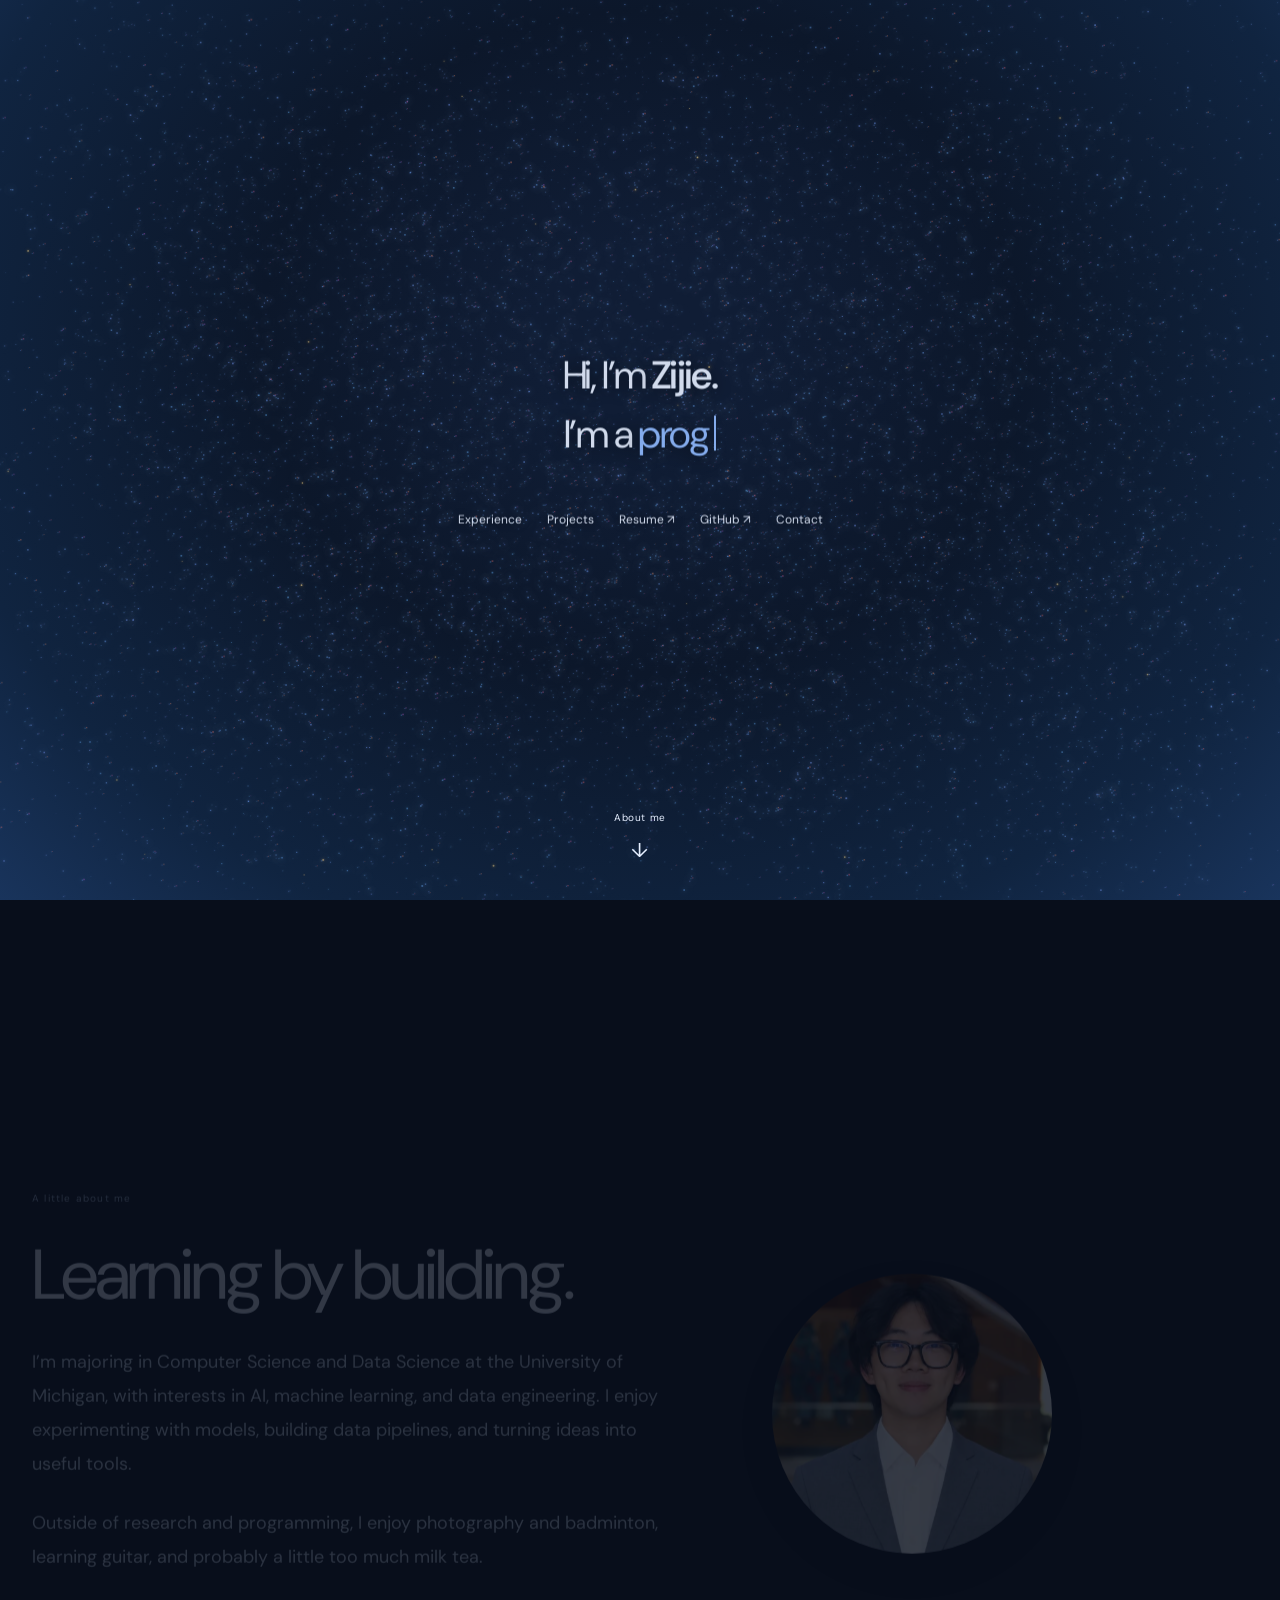
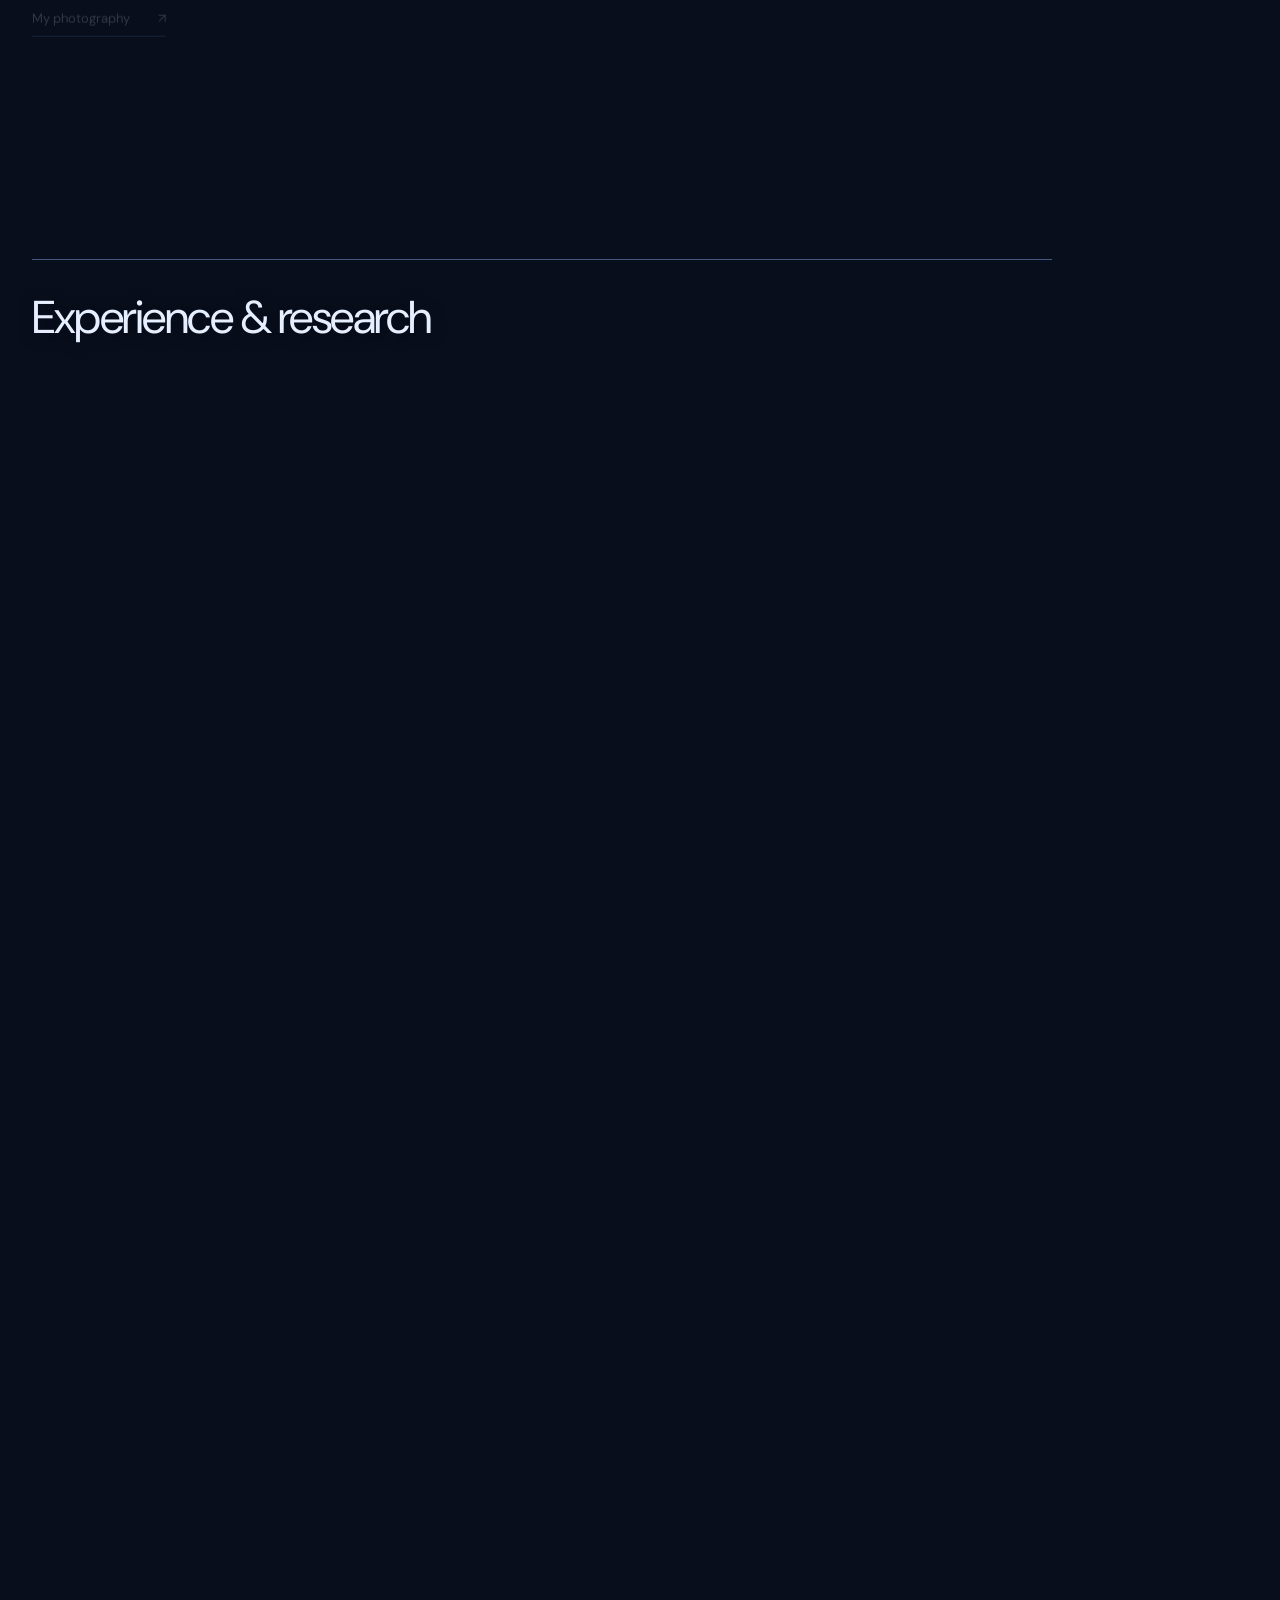
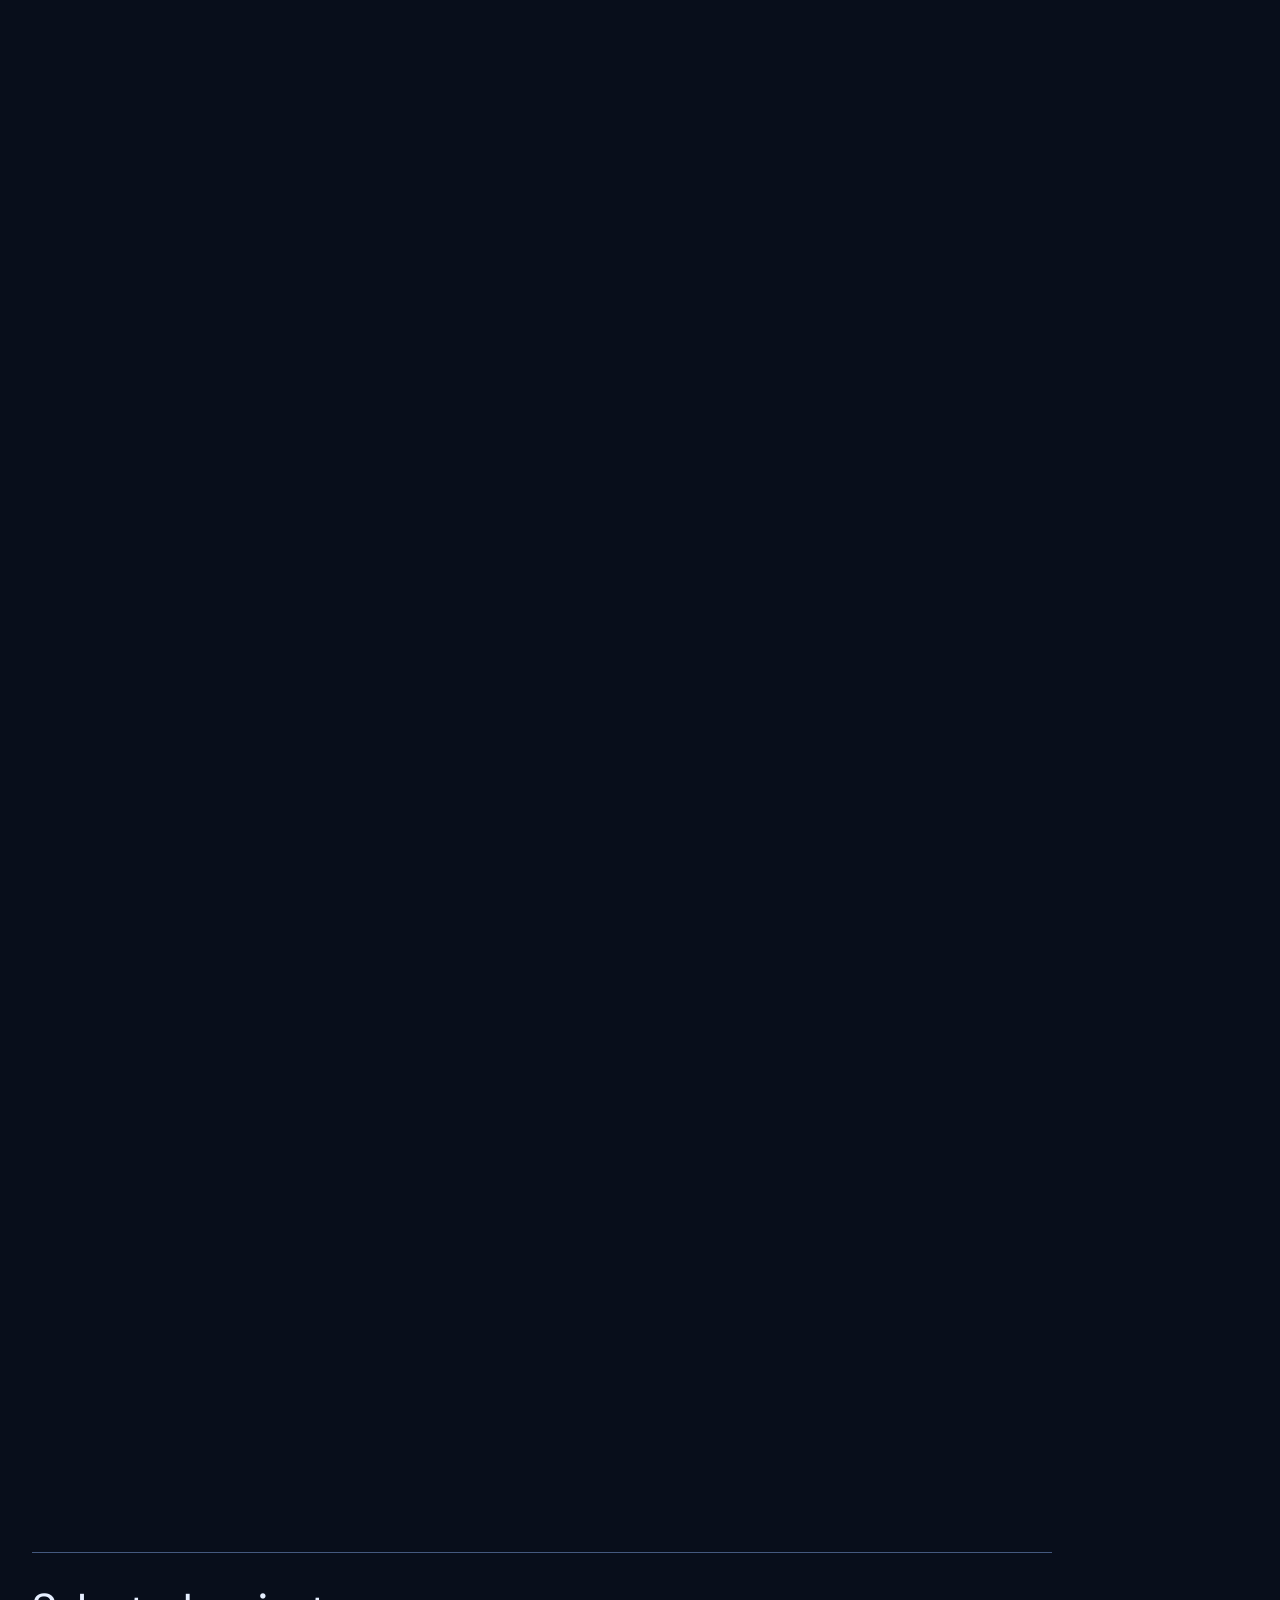
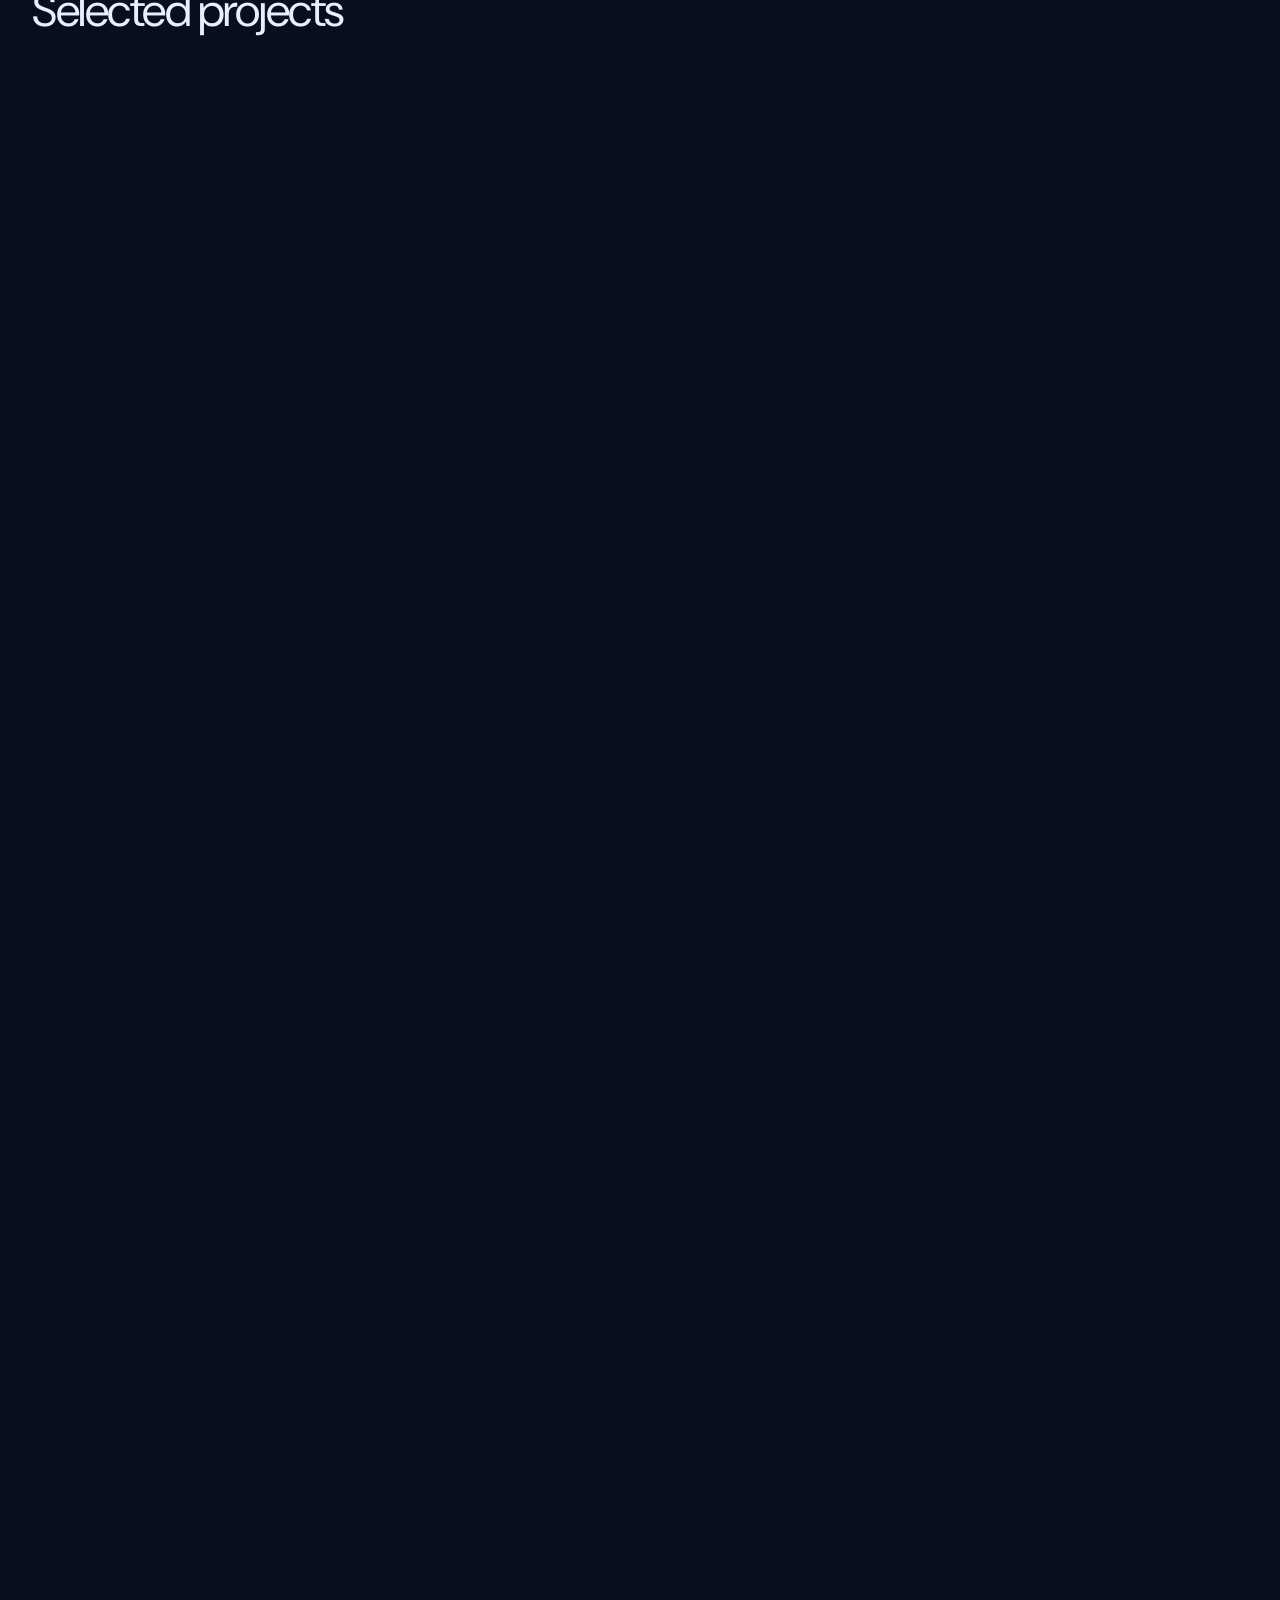
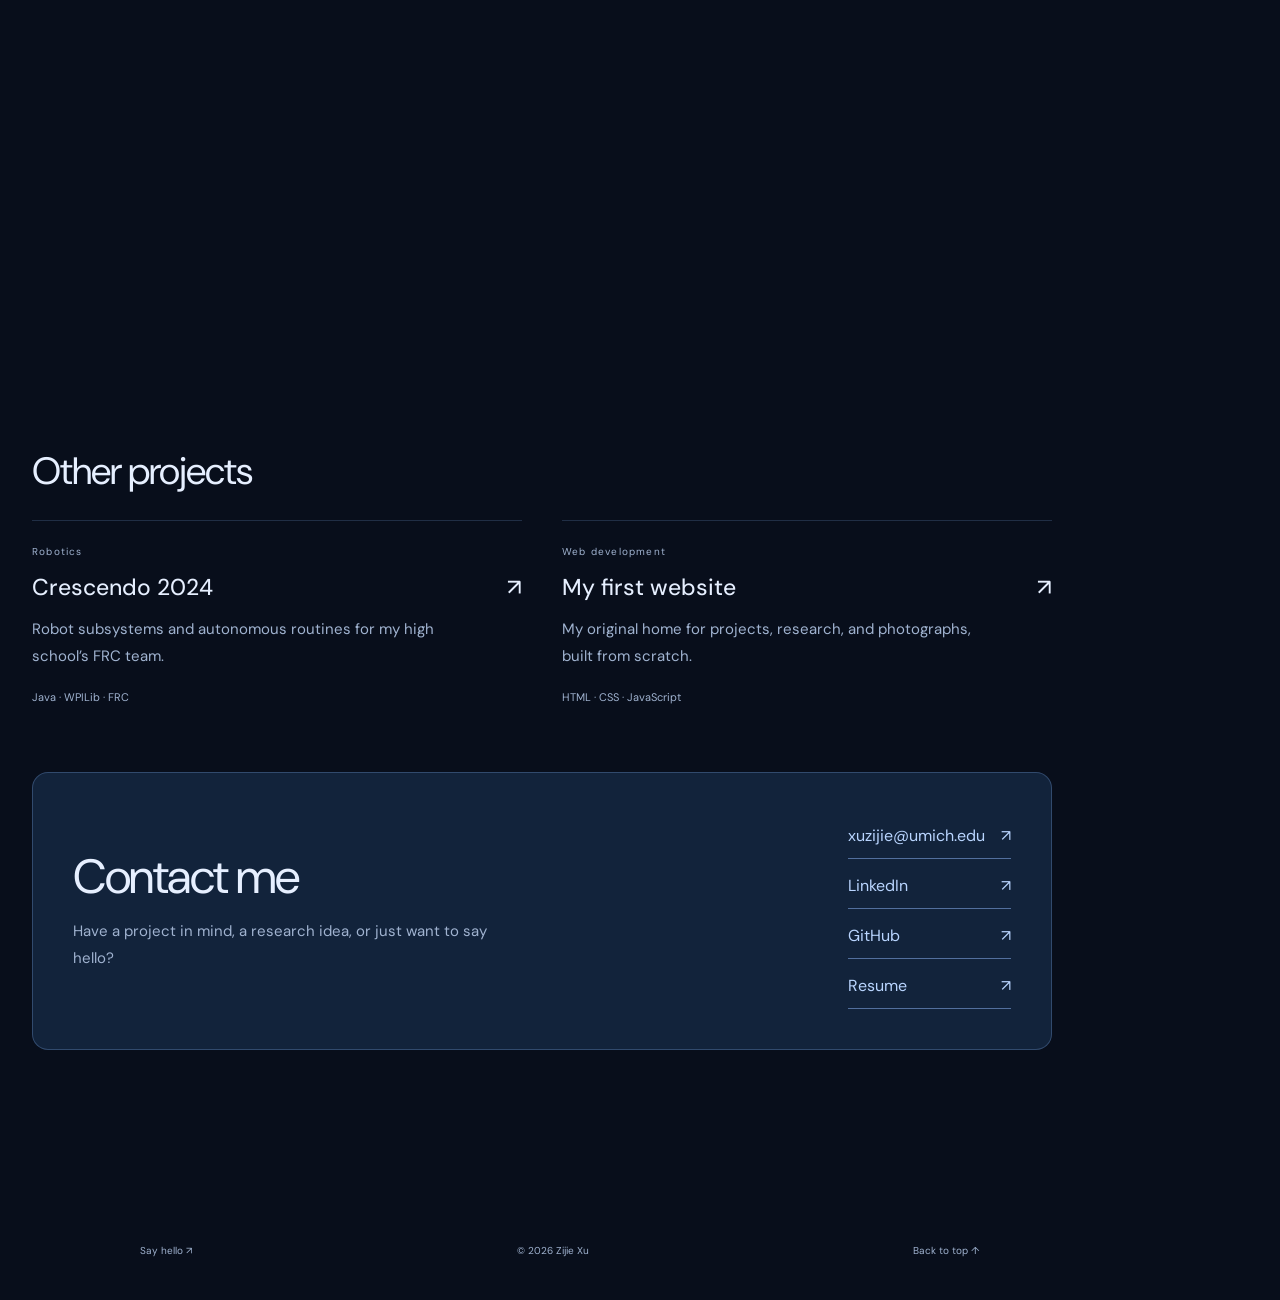
<file: index.html>
<!doctype html>
<html lang="en">
<head>
  <meta charset="utf-8">
  <meta name="viewport" content="width=device-width, initial-scale=1">
  <meta name="description" content="I'm Zijie Xu, a Computer Science and Data Science student at the University of Michigan exploring machine learning, building things, and taking photos.">
  <meta name="theme-color" content="#080e1b">
  <meta property="og:title" content="Zijie Xu">
  <meta property="og:description" content="Data science, machine learning, and a little curiosity.">
  <title>Zijie Xu</title>
  <link rel="icon" href="assets/favicon.svg" type="image/svg+xml">
  <link rel="stylesheet" href="style.css">
  <script src="script.js" defer></script>
  <script src="motion.js" defer></script>
  <script src="section-nav.js" defer></script>
<link rel="stylesheet" href="lightbox.css">
<link rel="preconnect" href="https://fonts.googleapis.com">
<link rel="preconnect" href="https://fonts.gstatic.com" crossorigin>
<link href="https://fonts.googleapis.com/css2?family=DM+Sans:wght@400;450;500;550;600&display=swap" rel="stylesheet">
</head>
<body>
  <div class="sand-background" aria-hidden="true"><canvas id="sand"></canvas></div>
  <a class="skip-link" href="#main">Skip to content</a>
  <button class="section-nav-toggle" type="button" aria-controls="section-nav" aria-expanded="false" hidden>Navigate <span aria-hidden="true">☰</span></button>
  <nav id="section-nav" class="section-nav" aria-label="Page sections">
    <a class="section-nav-link" href="#home">Home</a>
    <a class="section-nav-link" href="#about-me">About Me</a>
    <div class="section-nav-group" data-section="experience">
      <a class="section-nav-link" href="#experience">Experience</a>
      <ul class="section-nav-list">
        <li><a href="#gems-lab">GEMS Lab</a></li>
        <li><a href="#midas">MIDAS</a></li>
        <li><a href="#innovation-for-impact">Innovation for Impact</a></li>
        <li><a href="#artist-group">ARTIST Group</a></li>
        <li><a href="#computer-vision-lab">Computer Vision Lab</a></li>
      </ul>
    </div>
    <div class="section-nav-group" data-section="projects">
      <a class="section-nav-link" href="#projects">Projects</a>
      <ul class="section-nav-list">
        <li><a href="#diffusion">Diffusion image editor</a></li>
        <li><a href="#voicelink">VoiceLink</a></li>
        <li><a href="#league-analysis">League analysis</a></li>
        <li><a href="#isle-royale">Isle Royale</a></li>
        <li><a href="#other-projects">Other projects</a></li>
      </ul>
    </div>
    <a class="section-nav-link" href="#contact">Contact</a>
  </nav>
  <main id="main">
    <section id="home" class="intro" aria-labelledby="intro-title">
      <div class="intro-content">
        <h1 id="intro-title">Hi, I’m <strong>Zijie.</strong><br><span aria-hidden="true">I’m a <span class="role-word" data-role>programmer.</span><span class="typing-caret" aria-hidden="true"></span></span><span class="visually-hidden">I’m a programmer, problem solver, researcher, and data scientist.</span></h1>
        <nav class="intro-links" aria-label="My links">
          <a href="#experience">Experience</a>
          <a href="#projects">Projects</a>
          <a href="assets/resume.pdf" target="_blank" rel="noopener">Resume ↗</a>
          <a href="https://github.com/xuz24" target="_blank" rel="noopener">GitHub ↗</a>
          <a href="#contact">Contact</a>
        </nav>
      </div>
      <a class="scroll-cue" href="#about-me" aria-label="Scroll to About me"><span>About me</span><span aria-hidden="true">↓</span></a>
    </section>
    <section id="about-me" class="bio-section" aria-labelledby="bio-title">
      <div class="bio-content">
        <p class="project-index">A little about me</p>
        <h2 id="bio-title">Learning by building.</h2>
        <p>I’m majoring in Computer Science and Data Science at the University of Michigan, with interests in AI, machine learning, and data engineering. I enjoy experimenting with models, building data pipelines, and turning ideas into useful tools.</p>
        <p>Outside of research and programming, I enjoy photography and badminton, learning guitar, and probably a little too much milk tea.</p>
        <a class="project-link" href="gallery.html">My photography <span aria-hidden="true">↗</span></a>
      </div>
      <img class="bio-photo" src="assets/previews/profile-220.webp" width="1145" height="1374" alt="Portrait of Zijie Xu" loading="lazy" decoding="async" srcset="assets/previews/profile-220.webp 220w, assets/previews/profile-440.webp 440w" sizes="(min-width: 1000px) 280px, 220px" data-full-src="assets/profile.webp">
    </section>
    <section id="work" aria-label="Experience and projects">
      <section id="experience" class="work-experience" aria-labelledby="experience-title">
        <article id="gems-lab" class="experience-entry experience-with-image experience-entry-first">
          <header class="section-heading">
            <!-- <p class="project-index">Experience</p> -->
            <h2 id="experience-title">Experience &amp; research</h2>
          </header>
          <div class="experience-content">
            <p class="project-index">01 / 05 <span>Experience</span></p>
            <h3>GEMS Lab</h3>
            <p class="experience-role">Research Intern</p>
          <div class="experience-meta">
            <p><time datetime="2026-03">March 2026</time> — Present</p>
            <p>Ann Arbor, MI</p>
          </div>
            <ul>
              <li>Reimplemented MD-Syn in PyTorch without published code to reproduce baseline results for drug–drug synergy prediction, achieving <strong>0.91 AUROC</strong> on DrugCombDB.</li>
              <li>Conducted ablation studies across 1D and 2D feature extraction modules, finding that 1D features accounted for approximately <strong>99% of AUROC performance</strong>, while adding 2D features improved recall by <strong>2.4 points</strong>.</li>
              <li>Implemented Tucker decomposition to generate drug–protein graph embeddings, improving AUROC by <strong>0.02–0.07</strong> over the identity-only baseline on in- and out-of-distribution drug splits.</li>
            </ul>
          </div>
          <a class="experience-visual" href="assets/graph_overview.png" target="_blank" rel="noopener" aria-label="View full-size image: DrugComb drug–protein graph and connection statistics">
            <img src="assets/previews/graph_overview-480.webp" width="3060" height="1800" alt="DrugComb drug–protein graph and connection statistics" loading="lazy" decoding="async" srcset="assets/previews/graph_overview-480.webp 480w, assets/previews/graph_overview-960.webp 960w" sizes="(max-width: 999px) min(560px, calc(100vw - 56px)), (max-width: 1199px) 45vw, 480px" data-full-src="assets/graph_overview.png">
          </a>
        </article>

        <article id="midas" class="experience-entry experience-with-image">
          <div class="experience-content">
            <p class="project-index">02 / 05 <span>Experience</span></p>
            <h3>Michigan Institute for Data and AI in Society</h3>
            <p class="experience-role">Software Developer</p>
          <div class="experience-meta">
            <p><time datetime="2026-08">Aug. 2026</time> — Present</p>
            <p>Ann Arbor, MI</p>
          </div>
            <ul>
              <li>Updated a federal grant tracker used by <strong>675+ affiliate faculty members</strong>, adding <strong>1,100+ opportunities</strong> and improving pipelines that process data from Grants.gov, SAM.gov, and the Federal Register.</li>
            </ul>
          </div>
          <a class="experience-visual" href="assets/grant_tracker.png" target="_blank" rel="noopener" aria-label="View full-size image: MIDAS AI and Data Science Funding Digest grant tracker">
            <img src="assets/previews/grant_tracker-480.webp" width="1666" height="1576" alt="MIDAS AI and Data Science Funding Digest grant tracker" loading="lazy" decoding="async" srcset="assets/previews/grant_tracker-480.webp 480w, assets/previews/grant_tracker-960.webp 960w" sizes="(max-width: 999px) min(560px, calc(100vw - 56px)), (max-width: 1199px) 45vw, 480px" data-full-src="assets/grant_tracker.png">
          </a>
        </article>

        <article id="innovation-for-impact" class="experience-entry experience-with-image">
          <div class="experience-content">
            <p class="project-index">03 / 05 <span>Experience</span></p>
            <h3>Innovation for Impact</h3>
            <p class="experience-role">Software Developer</p>
          <div class="experience-meta">
            <p><time datetime="2026-01">Jan. 2026</time> — Present</p>
            <p>Ann Arbor, MI</p>
          </div>
            <ul>
              <li>Built a chemotherapy dose scheduling web app for Michigan Medicine using <strong>Flask and a SQLite + JSON database</strong>, collaborating with a cross-functional team to replace pen-and-paper workflows and improve efficiency.</li>
            </ul>
          </div>
          <a class="experience-visual" href="assets/mich_med.png" target="_blank" rel="noopener" aria-label="View full-size image: Michigan Medicine chemotherapy dose scheduling application">
            <img src="assets/previews/mich_med-480.webp" width="1884" height="1414" alt="Michigan Medicine chemotherapy dose scheduling application" loading="lazy" decoding="async" srcset="assets/previews/mich_med-480.webp 480w, assets/previews/mich_med-960.webp 960w" sizes="(max-width: 999px) min(560px, calc(100vw - 56px)), (max-width: 1199px) 45vw, 480px" data-full-src="assets/mich_med.png">
          </a>
        </article>

        <article id="artist-group" class="experience-entry experience-with-image">
          <div class="experience-content">
            <p class="project-index">04 / 05 <span>Experience</span></p>
            <h3>ARTIST Group</h3>
            <p class="experience-role">Research Assistant</p>
          <div class="experience-meta">
            <p><time datetime="2025-05">May 2025</time> — <time datetime="2025-12">Dec. 2025</time></p>
            <p>Ann Arbor, MI</p>
          </div>
            <ul>
              <li>Reduced manual data processing time by <strong>70%</strong> with a Python pipeline that automated cement plant-to-city transport distance calculations using the OpenRouteService API.</li>
              <li>Optimized routes to cut transportation carbon emissions by <strong>16%</strong>, implementing a minimum-cost flow algorithm to model cement distribution.</li>
            </ul>
          </div>
          <a class="experience-visual" href="assets/cement_flow.png" target="_blank" rel="noopener" aria-label="View full-size image: Cement distribution dashboard showing shipment routes and flow volumes">
            <img src="assets/previews/cement_flow-480.webp" width="2334" height="1552" alt="Cement distribution dashboard showing shipment routes and flow volumes" loading="lazy" decoding="async" srcset="assets/previews/cement_flow-480.webp 480w, assets/previews/cement_flow-960.webp 960w" sizes="(max-width: 999px) min(560px, calc(100vw - 56px)), (max-width: 1199px) 45vw, 480px" data-full-src="assets/cement_flow.png">
          </a>
        </article>

        <article id="computer-vision-lab" class="experience-entry experience-with-image">
          <div class="experience-content">
            <p class="project-index">05 / 05 <span>Experience</span></p>
            <h3>Computer Vision Lab</h3>
            <p class="experience-role">Research Intern</p>
          <div class="experience-meta">
            <p><time datetime="2025-05">May 2025</time> — <time datetime="2025-08">Aug. 2025</time></p>
            <p>East Lansing, MI</p>
          </div>
            <ul>
              <li>Built a PyTorch evaluation framework using MaskDINO to compare object-masked and full-image depth estimation metrics, revealing model bias toward foreground objects over global scene geometry.</li>
              <li>Evaluated Metric3D and UniDepth across distance ranges on KITTI and DDAD benchmarks using NumPy and OpenCV, finding a <strong>15–20% accuracy drop beyond 30 meters</strong>.</li>
            </ul>
          </div>
          <a class="experience-visual" href="assets/metric3d.png" target="_blank" rel="noopener" aria-label="View full-size image: Metric3D examples showing source images, depth estimates, and surface normals">
            <img src="assets/previews/metric3d-480.webp" width="1842" height="778" alt="Metric3D examples showing source images, depth estimates, and surface normals" loading="lazy" decoding="async" srcset="assets/previews/metric3d-480.webp 480w, assets/previews/metric3d-960.webp 960w" sizes="(max-width: 999px) min(560px, calc(100vw - 56px)), (max-width: 1199px) 45vw, 480px" data-full-src="assets/metric3d.png">
          </a>
        </article>
      </section>
      <section id="projects" class="projects" aria-labelledby="projects-title">
      <article id="diffusion" class="project-section project-with-image project-section-first">
        <header class="section-heading">
          <!-- <p class="project-index">Projects</p> -->
          <h2 id="projects-title">Selected projects</h2>
        </header>
        <div class="project-content">
          <p class="project-index">01 / 04 <span>Generative AI</span></p>
          <h2>Instruction-Tuned Diffusion Model for Image Editing</h2>
          <p class="project-description">Fine-tuned Stable Diffusion with LoRA for text-conditioned image edits, using classifier-free guidance on both text and source images to control edit strength and prompt adherence.</p>
          <p class="project-description project-result">Trained on the Great Lakes HPC cluster for <strong>50+ hours</strong> on <strong>250k+ instruction–image pairs</strong>.</p>
          <p class="project-stack">Python · PyTorch · Stable Diffusion</p>
          <a class="project-link" href="https://github.com/xuz24/nl_image_editor" target="_blank" rel="noopener">View project on GitHub <span aria-hidden="true">↗</span></a>
        </div>
        <a class="project-visual" href="assets/diffusion.png" target="_blank" rel="noopener" aria-label="View full-size image: Diffusion image editor showing a city photograph transformed into a Van Gogh-style painting">
          <img src="assets/previews/diffusion-480.webp" width="2904" height="1522" alt="Diffusion image editor showing a city photograph transformed into a Van Gogh-style painting" loading="lazy" decoding="async" srcset="assets/previews/diffusion-480.webp 480w, assets/previews/diffusion-960.webp 960w" sizes="(max-width: 999px) min(560px, calc(100vw - 56px)), (max-width: 1199px) 45vw, 480px" data-full-src="assets/diffusion.png">
        </a>
      </article>
      <article id="voicelink" class="project-section project-with-image">
        <div class="project-content">
          <p class="project-index">02 / 04 <span>Accessibility</span></p>
          <h2>VoiceLink</h2>
          <p class="project-description">VoiceLink turns facial and head movements into real-time web controls, creating a hands-free experience for people with motor impairments.</p>
          <p class="project-stack">MediaPipe · React · Python</p>
          <a class="project-link" href="https://devpost.com/software/voicelink-3o41in" target="_blank" rel="noopener">VoiceLink <span aria-hidden="true">↗</span></a>
        </div>
        <a class="project-visual" href="assets/voicelink.png" target="_blank" rel="noopener" aria-label="View full-size image: VoiceLink gesture-controlled communication interface">
          <img src="assets/previews/voicelink-480.webp" width="3016" height="1718" alt="VoiceLink interface with a camera view, suggested responses, and a gesture-controlled keyboard" loading="lazy" decoding="async" srcset="assets/previews/voicelink-480.webp 480w, assets/previews/voicelink-960.webp 960w" sizes="(max-width: 999px) min(560px, calc(100vw - 56px)), (max-width: 1199px) 45vw, 480px" data-full-src="assets/voicelink.png">
        </a>
      </article>
      <article id="league-analysis" class="project-section project-with-image">
        <div class="project-content">
          <p class="project-index">03 / 04 <span>Machine learning</span></p>
          <h2>FF at 15?</h2>
          <p class="project-description">Analyzing early-game metrics from 10,000+ professional League of Legends matches to predict the outcome, with 74% classification accuracy.</p>
          <p class="project-stack">Python · pandas · scikit-learn</p>
          <a class="project-link" href="https://github.com/xuz24/league-of-legends-analysis" target="_blank" rel="noopener">League of Legends Analysis <span aria-hidden="true">↗</span></a>
        </div>
        <a class="project-visual" href="assets/league_analysis.png" target="_blank" rel="noopener" aria-label="View full-size image: League of Legends prediction model results and training and testing score comparison">
          <img src="assets/previews/league_analysis-480.webp" width="1600" height="1578" alt="League of Legends prediction model results and training and testing score comparison" loading="lazy" decoding="async" srcset="assets/previews/league_analysis-480.webp 480w, assets/previews/league_analysis-960.webp 960w" sizes="(max-width: 999px) min(560px, calc(100vw - 56px)), (max-width: 1199px) 45vw, 480px" data-full-src="assets/league_analysis.png">
        </a>
      </article>
      <article id="isle-royale" class="project-section project-with-image">
        <div class="project-content">
          <p class="project-index">04 / 04 <span>Data analysis</span></p>
          <h2>Isle Royale population analysis</h2>
          <p class="project-description">Exploring the balance between wolves and moose on Isle Royale through population data, regression modeling, and hypothesis testing.</p>
          <p class="project-stack">pandas · NumPy · Matplotlib · seaborn</p>
          <a class="project-link" href="https://github.com/xuz24/isle-royale-wolf-moose" target="_blank" rel="noopener">Isle Royale Population Analysis <span aria-hidden="true">↗</span></a>
        </div>
        <a class="project-visual" href="assets/isle_royale.png" target="_blank" rel="noopener" aria-label="View full-size image: Isle Royale exploratory analysis showing the distribution of moose ages at death">
          <img src="assets/previews/isle_royale-480.webp" width="1186" height="1350" alt="Isle Royale exploratory analysis showing the distribution of moose ages at death" loading="lazy" decoding="async" srcset="assets/previews/isle_royale-480.webp 480w, assets/previews/isle_royale-960.webp 960w" sizes="(max-width: 999px) min(560px, calc(100vw - 56px)), (max-width: 1199px) 45vw, 480px" data-full-src="assets/isle_royale.png">
        </a>
      </article>
      </section>
    </section>
    <section class="closing-section" aria-label="Other projects and contact">
      <section id="other-projects" class="other-projects" aria-labelledby="other-projects-title">
        <h2 id="other-projects-title">Other projects</h2>
        <div class="other-projects-grid">
          <article class="other-project">
            <p class="project-index">Robotics</p>
            <h3><a href="https://github.com/1504/Crescendo2024" target="_blank" rel="noopener">Crescendo 2024 <span aria-hidden="true">↗</span></a></h3>
            <p>Robot subsystems and autonomous routines for my high school’s FRC team.</p>
            <p class="project-stack">Java · WPILib · FRC</p>
          </article>
          <article class="other-project">
            <p class="project-index">Web development</p>
            <h3><a href="https://github.com/xuz24/website" target="_blank" rel="noopener">My first website <span aria-hidden="true">↗</span></a></h3>
            <p>My original home for projects, research, and photographs, built from scratch.</p>
            <p class="project-stack">HTML · CSS · JavaScript</p>
          </article>
        </div>
      </section>
      <section id="contact" class="contact-card" aria-labelledby="contact-title">
        <div>
          <h2 id="contact-title">Contact me</h2>
          <p>Have a project in mind, a research idea, or just want to say hello?</p>
        </div>
        <div class="contact-links">
          <a class="contact-link" href="mailto:xuzijie@umich.edu">xuzijie@umich.edu <span aria-hidden="true">↗</span></a>
          <a class="contact-link" href="https://www.linkedin.com/in/zijie-xu/" target="_blank" rel="noopener">LinkedIn <span aria-hidden="true">↗</span></a>
          <a class="contact-link" href="https://github.com/xuz24" target="_blank" rel="noopener">GitHub <span aria-hidden="true">↗</span></a>
          <a class="contact-link" href="assets/resume.pdf" target="_blank" rel="noopener">Resume <span aria-hidden="true">↗</span></a>
        </div>
      </section>
    </section>
  </main>
<dialog id="lightbox" class="lightbox" aria-label="Photograph viewer" aria-describedby="lightbox-caption">
<button type="button" class="lightbox-close" aria-label="Close photograph" autofocus>×</button>
<img alt="">
<div class="lightbox-bar">
<button type="button" data-prev aria-label="Previous photograph">←</button>
<p id="lightbox-caption" aria-live="polite">
</p>
<button type="button" data-next aria-label="Next photograph">→</button>
</div>
</dialog>
  <footer><a href="mailto:xuzijie@umich.edu">Say hello ↗</a><span>© <span data-year>2026</span> Zijie Xu</span><a href="#home">Back to top ↑</a></footer>
</body>
</html>
</file>
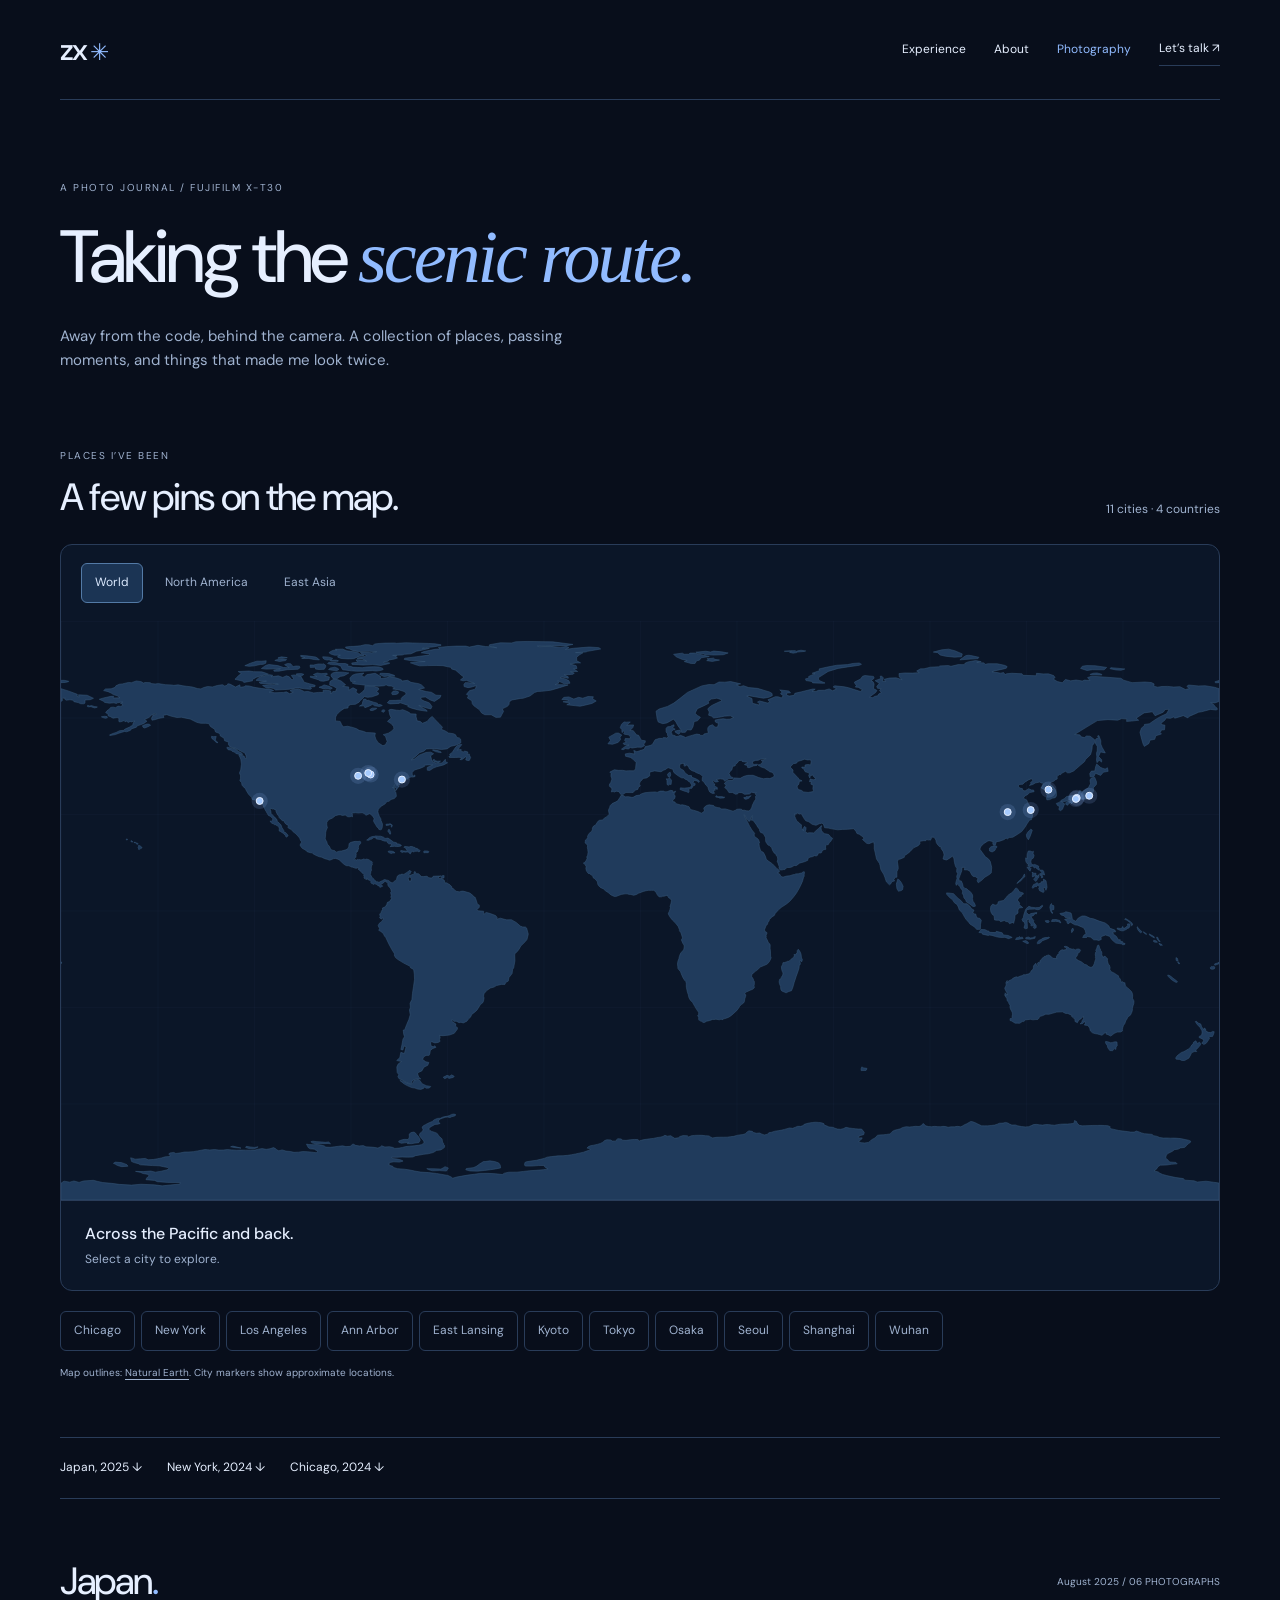
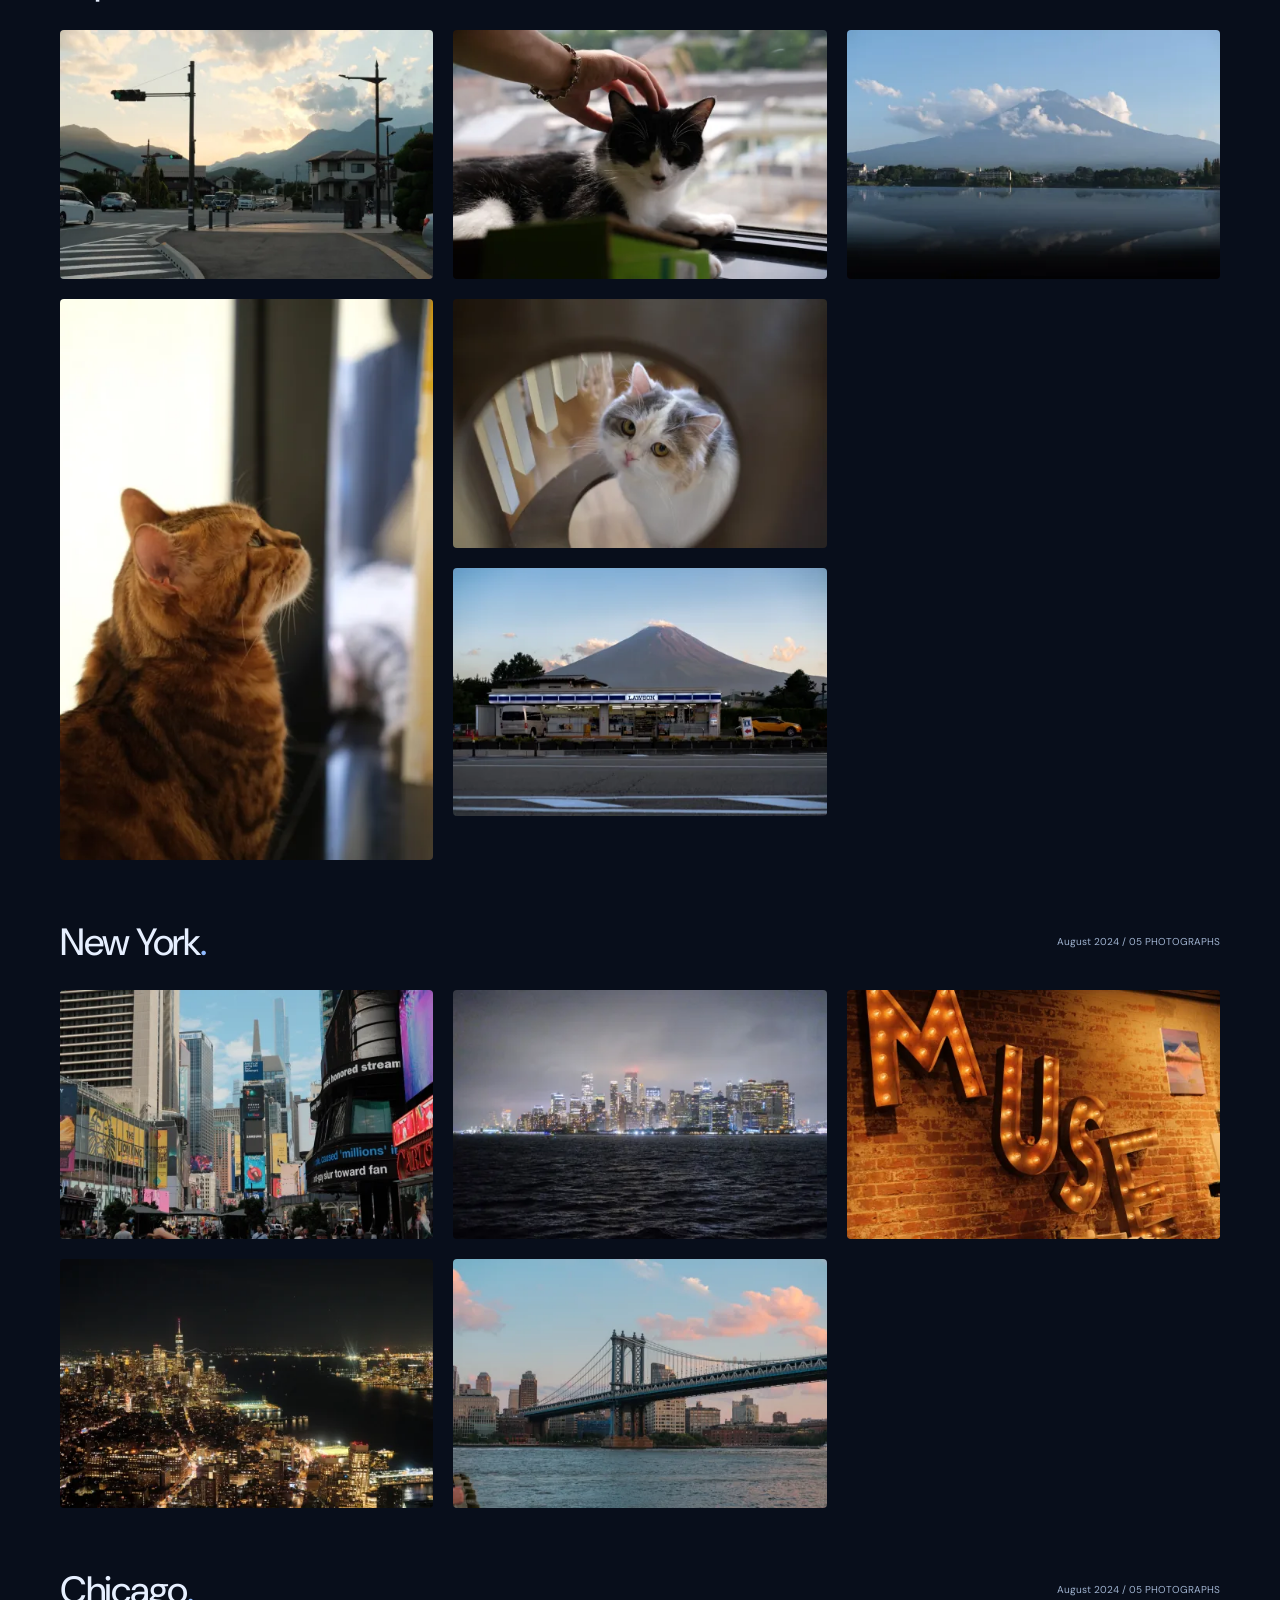
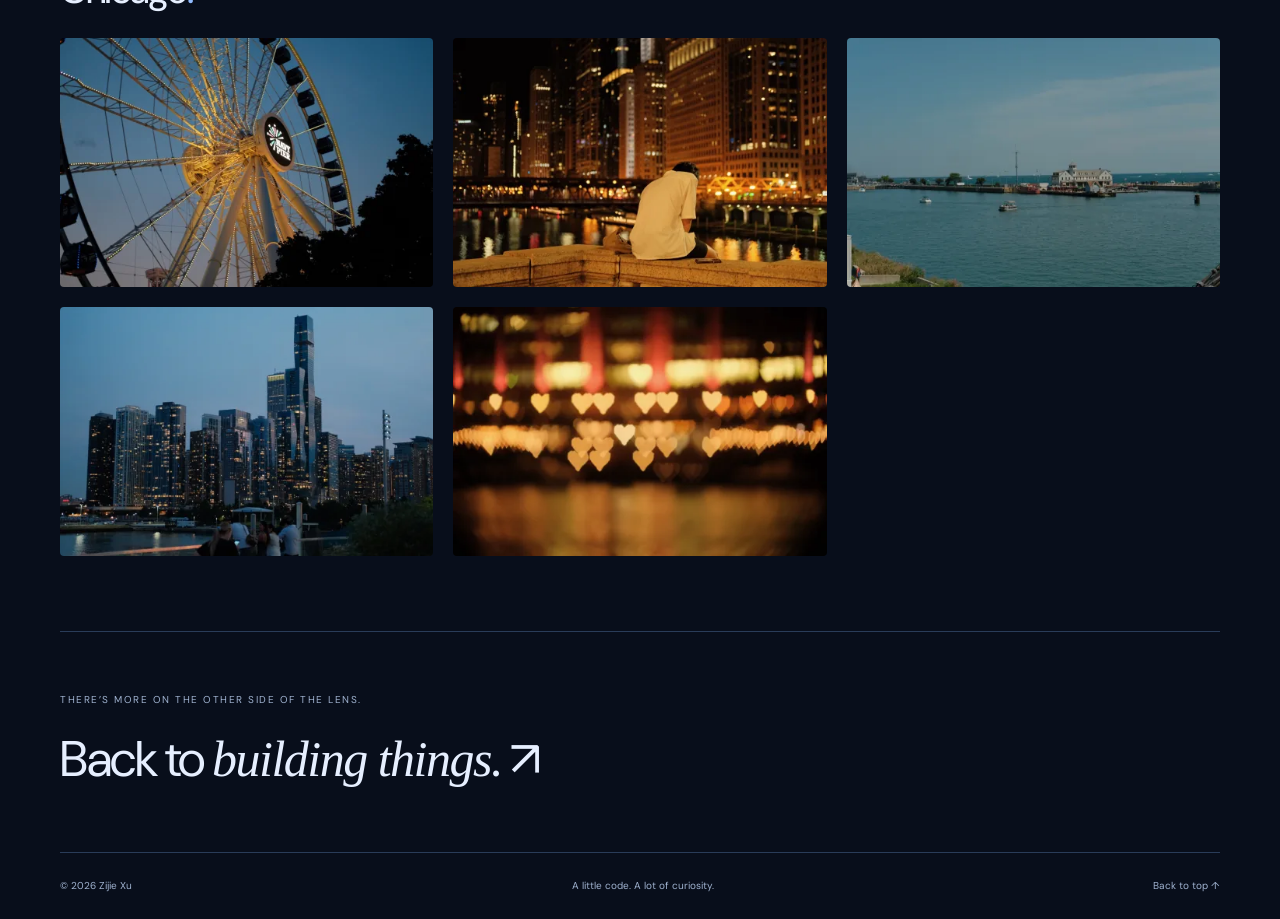
<file: gallery.html>
<!doctype html>
<html lang="en">
<head>
<meta charset="utf-8">
<meta name="viewport" content="width=device-width, initial-scale=1">
<meta name="description" content="A photo journal by Zijie Xu. Photographs from Japan, New York, and Chicago, plus a map of my travels across the United States and East Asia.">
<meta name="theme-color" content="#080e1b">
<title>Photo journal — Zijie Xu</title>
<link rel="icon" href="assets/favicon.svg" type="image/svg+xml">
<link rel="stylesheet" href="gallery.css">
<script src="script.js" defer>
</script>
<script src="gallery-map.js" defer>
</script>
<link rel="stylesheet" href="lightbox.css">
<link rel="preconnect" href="https://fonts.googleapis.com">
<link rel="preconnect" href="https://fonts.gstatic.com" crossorigin>
<link href="https://fonts.googleapis.com/css2?family=DM+Sans:wght@400;450;500;550;600&display=swap" rel="stylesheet">
</head>
<body class="gallery-page">
<a class="skip-link" href="#main">Skip to content</a>
<header class="site-header wrap">
<a class="wordmark" href="index.html" aria-label="Zijie Xu home">zx<span>✳</span>
</a>
<nav aria-label="Main navigation">
<a href="index.html#experience">Experience</a>
<a href="index.html#about-me">About</a>
<a href="gallery.html" aria-current="page">Photography</a>
<a class="nav-contact" href="mailto:xuzijie@umich.edu">Let’s talk ↗</a>
</nav>
</header>
<main id="main" class="wrap">
<section class="gallery-hero">
<p class="eyebrow">A PHOTO JOURNAL / FUJIFILM X-T30</p>
<h1>Taking the <span class="serif accent">scenic route.</span>
</h1>
<p>Away from the code, behind the camera. A collection of places, passing moments, and things that made me look twice.</p>
</section>
<section class="travel-section" aria-labelledby="travel-title">
<div class="travel-heading">
<div>
<p class="eyebrow">PLACES I’VE BEEN</p>
<h2 id="travel-title">A few pins on the map.</h2>
</div>
<p>11 cities <span aria-hidden="true">·</span> 4 countries</p>
</div>
<div class="travel-map-panel">
<div class="map-toolbar" role="group" aria-label="Map view">
<button type="button" data-map-view="world" aria-pressed="true">World</button>
<button type="button" data-map-view="america" aria-pressed="false">North America</button>
<button type="button" data-map-view="asia" aria-pressed="false">East Asia</button>
</div>
<svg id="travel-map" viewBox="0 0 1000 500" role="group" aria-labelledby="map-title map-description">
<title id="map-title">Places visited by Zijie Xu</title>
<desc id="map-description">Select a city marker or a city in the list below. Regional views bring nearby cities closer.</desc>
<defs>
<pattern id="map-grid" width="83.333" height="83.333" patternUnits="userSpaceOnUse">
<path d="M83.333 0H0V83.333" fill="none" stroke="#91bbff" stroke-opacity=".08" stroke-width=".5"/>
</pattern>
</defs>
<rect width="1000" height="500" fill="#0b1628"/>
<rect width="1000" height="500" fill="url(#map-grid)"/>
<image href="assets/world-land.svg" width="1000" height="500"/>
<g id="map-markers">
</g>
</svg>
<div class="map-detail" aria-live="polite" aria-atomic="true">
<div>
<strong id="map-city-name">Across the Pacific and back.</strong>
<p id="map-city-country">Select a city to explore.</p>
</div>
<a id="map-collection" hidden>View photographs <span aria-hidden="true">↗</span>
</a>
</div>
</div>
<div class="city-list" role="group" aria-label="Visited cities">
<button type="button" class="city-button" data-city="Chicago" data-country="United States" data-lat="41.8781" data-lon="-87.6298" data-collection="chicago" aria-pressed="false">Chicago</button>
<button type="button" class="city-button" data-city="New York" data-country="United States" data-lat="40.7128" data-lon="-74.006" data-collection="new-york" aria-pressed="false">New York</button>
<button type="button" class="city-button" data-city="Los Angeles" data-country="United States" data-lat="34.0522" data-lon="-118.2437" data-collection="" aria-pressed="false">Los Angeles</button>
<button type="button" class="city-button" data-city="Ann Arbor" data-country="United States" data-lat="42.2808" data-lon="-83.743" data-collection="" aria-pressed="false">Ann Arbor</button>
<button type="button" class="city-button" data-city="East Lansing" data-country="United States" data-lat="42.7369" data-lon="-84.4839" data-collection="" aria-pressed="false">East Lansing</button>
<button type="button" class="city-button" data-city="Kyoto" data-country="Japan" data-lat="35.0116" data-lon="135.7681" data-collection="japan" aria-pressed="false">Kyoto</button>
<button type="button" class="city-button" data-city="Tokyo" data-country="Japan" data-lat="35.6762" data-lon="139.6503" data-collection="japan" aria-pressed="false">Tokyo</button>
<button type="button" class="city-button" data-city="Osaka" data-country="Japan" data-lat="34.6937" data-lon="135.5023" data-collection="japan" aria-pressed="false">Osaka</button>
<button type="button" class="city-button" data-city="Seoul" data-country="South Korea" data-lat="37.5665" data-lon="126.978" data-collection="" aria-pressed="false">Seoul</button>
<button type="button" class="city-button" data-city="Shanghai" data-country="China" data-lat="31.2304" data-lon="121.4737" data-collection="" aria-pressed="false">Shanghai</button>
<button type="button" class="city-button" data-city="Wuhan" data-country="China" data-lat="30.5928" data-lon="114.3055" data-collection="" aria-pressed="false">Wuhan</button>
</div>
<p class="map-credit">Map outlines: <a href="https://www.naturalearthdata.com/" target="_blank" rel="noopener">Natural Earth</a>. City markers show approximate locations.</p>
<noscript>
<p>The cities above are my travel stops. Enable JavaScript to explore their map locations.</p>
</noscript>
</section>
<nav class="gallery-nav" aria-label="Photo collections">
<a href="#japan">Japan, 2025 ↓</a>
<a href="#new-york">New York, 2024 ↓</a>
<a href="#chicago">Chicago, 2024 ↓</a>
</nav>
<section id="japan" class="gallery-section">
<header>
<h2>Japan<span class="accent">.</span>
</h2>
<p>August 2025 / 06 PHOTOGRAPHS</p>
</header>
<div class="gallery-grid">
<button class="photo-button" type="button" aria-label="Enlarge: Japan, August 2025 — photograph 1">
<img src="assets/previews/IMG_8963-480.webp" width="1600" height="1066" alt="Japan, August 2025 — photograph 1" loading="lazy" decoding="async" srcset="assets/previews/IMG_8963-480.webp 480w, assets/previews/IMG_8963-960.webp 960w" sizes="(max-width: 700px) calc((100vw - 52px) / 2), (max-width: 1256px) calc((100vw - 136px) / 3), 374px" data-full-src="assets/photos/IMG_8963.jpeg">
</button>
<button class="photo-button" type="button" aria-label="Enlarge: An orange cat looking toward the light in Japan">
<img src="assets/previews/IMG_8978-480.webp" width="1066" height="1600" alt="An orange cat looking toward the light in Japan" loading="lazy" decoding="async" srcset="assets/previews/IMG_8978-480.webp 480w, assets/previews/IMG_8978-960.webp 960w" sizes="(max-width: 700px) calc((100vw - 52px) / 2), (max-width: 1256px) calc((100vw - 136px) / 3), 374px" data-full-src="assets/photos/IMG_8978.jpeg">
</button>
<button class="photo-button" type="button" aria-label="Enlarge: Japan, August 2025 — photograph 3">
<img src="assets/previews/IMG_8977-480.webp" width="1600" height="1066" alt="Japan, August 2025 — photograph 3" loading="lazy" decoding="async" srcset="assets/previews/IMG_8977-480.webp 480w, assets/previews/IMG_8977-960.webp 960w" sizes="(max-width: 700px) calc((100vw - 52px) / 2), (max-width: 1256px) calc((100vw - 136px) / 3), 374px" data-full-src="assets/photos/IMG_8977.jpeg">
</button>
<button class="photo-button" type="button" aria-label="Enlarge: Japan, August 2025 — photograph 4">
<img src="assets/previews/IMG_8979-480.webp" width="1600" height="1066" alt="Japan, August 2025 — photograph 4" loading="lazy" decoding="async" srcset="assets/previews/IMG_8979-480.webp 480w, assets/previews/IMG_8979-960.webp 960w" sizes="(max-width: 700px) calc((100vw - 52px) / 2), (max-width: 1256px) calc((100vw - 136px) / 3), 374px" data-full-src="assets/photos/IMG_8979.jpeg">
</button>
<button class="photo-button" type="button" aria-label="Enlarge: Japan, August 2025 — photograph 5">
<img src="assets/previews/IMG_8980-480.webp" width="1600" height="1066" alt="Japan, August 2025 — photograph 5" loading="lazy" decoding="async" srcset="assets/previews/IMG_8980-480.webp 480w, assets/previews/IMG_8980-960.webp 960w" sizes="(max-width: 700px) calc((100vw - 52px) / 2), (max-width: 1256px) calc((100vw - 136px) / 3), 374px" data-full-src="assets/photos/IMG_8980.jpeg">
</button>
<button class="photo-button" type="button" aria-label="Enlarge: Japan, August 2025 — photograph 6">
<img src="assets/previews/IMG_8968-480.webp" width="1600" height="1066" alt="Japan, August 2025 — photograph 6" loading="lazy" decoding="async" srcset="assets/previews/IMG_8968-480.webp 480w, assets/previews/IMG_8968-960.webp 960w" sizes="(max-width: 700px) calc((100vw - 52px) / 2), (max-width: 1256px) calc((100vw - 136px) / 3), 374px" data-full-src="assets/photos/IMG_8968.jpeg">
</button>
</div>
</section>
<section id="new-york" class="gallery-section">
<header>
<h2>New York<span class="accent">.</span>
</h2>
<p>August 2024 / 05 PHOTOGRAPHS</p>
</header>
<div class="gallery-grid">
<button class="photo-button" type="button" aria-label="Enlarge: New York, August 2024 — photograph 1">
<img src="assets/previews/DSCF8520-480.webp" width="1600" height="1066" alt="New York, August 2024 — photograph 1" loading="lazy" decoding="async" srcset="assets/previews/DSCF8520-480.webp 480w, assets/previews/DSCF8520-960.webp 960w" sizes="(max-width: 700px) calc((100vw - 52px) / 2), (max-width: 1256px) calc((100vw - 136px) / 3), 374px" data-full-src="assets/photos/DSCF8520.jpeg">
</button>
<button class="photo-button" type="button" aria-label="Enlarge: New York, August 2024 — photograph 2">
<img src="assets/previews/IMG_0016-480.webp" width="1600" height="1066" alt="New York, August 2024 — photograph 2" loading="lazy" decoding="async" srcset="assets/previews/IMG_0016-480.webp 480w, assets/previews/IMG_0016-960.webp 960w" sizes="(max-width: 700px) calc((100vw - 52px) / 2), (max-width: 1256px) calc((100vw - 136px) / 3), 374px" data-full-src="assets/photos/IMG_0016.jpeg">
</button>
<button class="photo-button" type="button" aria-label="Enlarge: New York, August 2024 — photograph 3">
<img src="assets/previews/IMG_0020-480.webp" width="1600" height="1066" alt="New York, August 2024 — photograph 3" loading="lazy" decoding="async" srcset="assets/previews/IMG_0020-480.webp 480w, assets/previews/IMG_0020-960.webp 960w" sizes="(max-width: 700px) calc((100vw - 52px) / 2), (max-width: 1256px) calc((100vw - 136px) / 3), 374px" data-full-src="assets/photos/IMG_0020.jpeg">
</button>
<button class="photo-button" type="button" aria-label="Enlarge: New York, August 2024 — photograph 4">
<img src="assets/previews/IMG_0021-480.webp" width="1600" height="1066" alt="New York, August 2024 — photograph 4" loading="lazy" decoding="async" srcset="assets/previews/IMG_0021-480.webp 480w, assets/previews/IMG_0021-960.webp 960w" sizes="(max-width: 700px) calc((100vw - 52px) / 2), (max-width: 1256px) calc((100vw - 136px) / 3), 374px" data-full-src="assets/photos/IMG_0021.jpeg">
</button>
<button class="photo-button" type="button" aria-label="Enlarge: New York, August 2024 — photograph 5">
<img src="assets/previews/IMG_3901-480.webp" width="1600" height="1066" alt="New York, August 2024 — photograph 5" loading="lazy" decoding="async" srcset="assets/previews/IMG_3901-480.webp 480w, assets/previews/IMG_3901-960.webp 960w" sizes="(max-width: 700px) calc((100vw - 52px) / 2), (max-width: 1256px) calc((100vw - 136px) / 3), 374px" data-full-src="assets/photos/IMG_3901.jpeg">
</button>
</div>
</section>
<section id="chicago" class="gallery-section">
<header>
<h2>Chicago<span class="accent">.</span>
</h2>
<p>August 2024 / 05 PHOTOGRAPHS</p>
</header>
<div class="gallery-grid">
<button class="photo-button" type="button" aria-label="Enlarge: Navy Pier Ferris wheel at dusk in Chicago">
<img src="assets/previews/IMG_3541-480.webp" width="1600" height="1066" alt="Navy Pier Ferris wheel at dusk in Chicago" loading="lazy" decoding="async" srcset="assets/previews/IMG_3541-480.webp 480w, assets/previews/IMG_3541-960.webp 960w" sizes="(max-width: 700px) calc((100vw - 52px) / 2), (max-width: 1256px) calc((100vw - 136px) / 3), 374px" data-full-src="assets/photos/IMG_3541.jpeg">
</button>
<button class="photo-button" type="button" aria-label="Enlarge: Chicago, August 2024 — photograph 2">
<img src="assets/previews/IMG_3543-480.webp" width="1600" height="1066" alt="Chicago, August 2024 — photograph 2" loading="lazy" decoding="async" srcset="assets/previews/IMG_3543-480.webp 480w, assets/previews/IMG_3543-960.webp 960w" sizes="(max-width: 700px) calc((100vw - 52px) / 2), (max-width: 1256px) calc((100vw - 136px) / 3), 374px" data-full-src="assets/photos/IMG_3543.jpeg">
</button>
<button class="photo-button" type="button" aria-label="Enlarge: Chicago, August 2024 — photograph 3">
<img src="assets/previews/IMG_3606-480.webp" width="1600" height="1066" alt="Chicago, August 2024 — photograph 3" loading="lazy" decoding="async" srcset="assets/previews/IMG_3606-480.webp 480w, assets/previews/IMG_3606-960.webp 960w" sizes="(max-width: 700px) calc((100vw - 52px) / 2), (max-width: 1256px) calc((100vw - 136px) / 3), 374px" data-full-src="assets/photos/IMG_3606.jpeg">
</button>
<button class="photo-button" type="button" aria-label="Enlarge: Chicago, August 2024 — photograph 4">
<img src="assets/previews/IMG_3712-480.webp" width="1600" height="1066" alt="Chicago, August 2024 — photograph 4" loading="lazy" decoding="async" srcset="assets/previews/IMG_3712-480.webp 480w, assets/previews/IMG_3712-960.webp 960w" sizes="(max-width: 700px) calc((100vw - 52px) / 2), (max-width: 1256px) calc((100vw - 136px) / 3), 374px" data-full-src="assets/photos/IMG_3712.jpeg">
</button>
<button class="photo-button" type="button" aria-label="Enlarge: Chicago, August 2024 — photograph 5">
<img src="assets/previews/IMG_3741-480.webp" width="1600" height="1066" alt="Chicago, August 2024 — photograph 5" loading="lazy" decoding="async" srcset="assets/previews/IMG_3741-480.webp 480w, assets/previews/IMG_3741-960.webp 960w" sizes="(max-width: 700px) calc((100vw - 52px) / 2), (max-width: 1256px) calc((100vw - 136px) / 3), 374px" data-full-src="assets/photos/IMG_3741.jpeg">
</button>
</div>
</section>
<section class="contact">
<p class="eyebrow">THERE’S MORE ON THE OTHER SIDE OF THE LENS.</p>
<a class="contact-title" href="index.html">Back to <span class="serif">building things.</span> ↗</a>
</section>
</main>
<dialog id="lightbox" class="lightbox" aria-label="Photograph viewer" aria-describedby="lightbox-caption">
<button type="button" class="lightbox-close" aria-label="Close photograph" autofocus>×</button>
<img alt="">
<div class="lightbox-bar">
<button type="button" data-prev aria-label="Previous photograph">←</button>
<p id="lightbox-caption" aria-live="polite">
</p>
<button type="button" data-next aria-label="Next photograph">→</button>
</div>
</dialog>
<footer class="wrap footer">
<span>© <span data-year>2026</span> Zijie Xu</span>
<span>A little code. A lot of curiosity.</span>
<a href="#main">Back to top ↑</a>
</footer>
</body>
</html>
</file>
<file: style.css>
:root {
  color-scheme: dark;
  --ink: #e6efff;
  --blue: #91bbff;
  --muted: #a0b3d0;
}
* { box-sizing: border-box; }
html { scroll-behavior: smooth; overscroll-behavior-y: none; }
html:has(.intro) { scroll-snap-type: y mandatory; }
.intro, .bio-section, .experience-entry, .project-section { scroll-snap-align: start; scroll-snap-stop: always; }
footer { scroll-snap-align: end; }
body { margin: 0; overscroll-behavior-y: none; background: #080e1b; color: var(--ink); font-family: 'DM Sans', sans-serif; -webkit-font-smoothing: antialiased; }
a { color: inherit; text-decoration: none; }
a:focus-visible { outline: 2px solid var(--blue); outline-offset: 7px; border-radius: 2px; }
::selection { background: #294e83; color: #f4f8ff; }
.sand-background { position: fixed; inset: 0; z-index: 0; pointer-events: none; background: radial-gradient(ellipse at 50% 38%, #101d35 12%, #0c172a 42%, #102440 78%, #19345c); }
#sand { display: block; width: 100%; height: 100%; }
#main { position: relative; z-index: 1; }
.intro { position: relative; isolation: isolate; overflow: hidden; min-height: 100svh; min-height: 100dvh; display: grid; place-items: center; padding: 110px 32px; }
.intro-content, .project-content, footer { position: relative; z-index: 1; }
.intro-content {
  width: min(770px, 100%);
  text-align: center;
  will-change: transform, opacity;
}
h1 { margin: 0; font-size: clamp(26px, 3.05vw, 43px); line-height: 1.5; font-weight: 400; letter-spacing: -1.6px; text-wrap: balance; text-shadow: 0 2px 20px rgba(0, 0, 0, .65); }
h1 strong { font-weight: 550; }
h1 .role-word { color: var(--blue); }
.role-word { white-space: nowrap; }
.typing-caret { display: inline-block; width: 2px; height: .9em; margin-left: 5px; vertical-align: -.08em; background: var(--blue); animation: caret-blink 1s steps(1, end) infinite; }
@keyframes caret-blink { 50% { opacity: 0; } }
.intro-links { display: flex; justify-content: center; flex-wrap: wrap; column-gap: 25px; row-gap: 15px; margin-top: 34px; font-size: 12px; }
.intro-links a, footer a { display: inline-flex; align-items: center; min-height: 44px; padding-block: 6px; transition: color .2s; }
.intro-links a:hover, footer a:hover { color: #c0e5ff; }
.intro-links { text-shadow: 0 1px 10px rgba(0, 0, 0, .7); }
.scroll-cue { position: absolute; bottom: 37px; left: 50%; transform: translateX(-50%); display: flex; flex-direction: column; align-items: center; gap: 13px; font-size: 10px; letter-spacing: .6px; }
.scroll-cue span:last-child { font-size: 20px; }
.projects { position: relative; }
.section-heading { grid-column: 1 / -1; grid-row: 1; width: 100%; padding-top: 32px; border-top: 1px solid #91bbff70; }
.section-heading .project-index { color: var(--blue); margin-bottom: 12px; }
.section-heading h2 { font-size: clamp(30px, 3.6vw, 46px); letter-spacing: -1.5px; margin: 0; }
.bio-section { width: min(1184px, 100%); margin-inline: auto; min-height: 100svh; display: grid; place-items: center; padding: 100px 32px; gap: 48px; }
.bio-photo { display: block; width: 280px; max-width: 100%; height: auto; aspect-ratio: 1; object-fit: cover; border-radius: 50%; box-shadow: 0 16px 48px #0004; will-change: transform, opacity; }
.bio-content { width: min(760px, 100%); will-change: transform, opacity; }
.bio-content > p:not(.project-index) { max-width: 650px; color: #c6d3e6; font-size: 18px; line-height: 1.9; margin: 0 0 24px; }
.bio-content .project-link { margin-top: 12px; }
.project-section { min-height: 100svh; display: grid; place-items: center; padding: 100px 32px; }
.project-content { width: min(760px, 100%); will-change: transform, opacity; }
.project-index { font-size: 10px; letter-spacing: 1.2px; margin: 0 0 31px; color: var(--muted); }
.project-index span { margin-left: 24px; letter-spacing: .3px; }
h2 { font-size: clamp(38px, 5.5vw, 72px); line-height: 1.12; letter-spacing: -3px; font-weight: 400; margin: 0 0 30px; }
.project-description { max-width: 505px; font-size: 16px; line-height: 1.85; color: var(--muted); margin: 0; }
.project-result { margin-top: 16px; }
.project-result strong { color: var(--ink); font-weight: 500; }
.project-stack { font-size: 11px; line-height: 1.8; color: var(--muted); margin: 23px 0 34px; }
.project-link { display: inline-flex; align-items: center; gap: 28px; font-size: 13px; border-bottom: 1px solid #45658e; padding-block: 0 9px; }
.project-link span { transition: transform .25s; }
.project-link:hover span { transform: translate(3px, -3px); }
.work-experience { position: relative; z-index: 1; text-shadow: 0 2px 14px #080e1b; }
.visually-hidden { position: absolute; width: 1px; height: 1px; padding: 0; margin: -1px; overflow: hidden; clip-path: inset(50%); white-space: nowrap; border: 0; }
.experience-entry { min-height: 100svh; display: grid; place-items: center; padding: 100px 32px; }
.experience-content { width: min(760px, 100%); will-change: transform, opacity; }
.experience-meta { display: flex; flex-wrap: wrap; gap: 6px 24px; color: #b7c8df; font-size: 12px; line-height: 1.8; margin-bottom: 28px; }
.experience-meta p { margin: 0; }
.experience-entry h3 { margin: 0 0 22px; color: #f5f8ff; font-size: clamp(38px, 5.5vw, 72px); font-weight: 400; line-height: 1.12; letter-spacing: -3px; }
.experience-role { color: var(--blue); font-size: 16px; margin: 0 0 10px; }
.experience-entry ul { max-width: 620px; margin: 0; padding: 0; list-style: none; color: #c6d3e6; font-size: 16px; line-height: 1.85; }
.experience-entry li + li { margin-top: 16px; }
.experience-entry strong { color: var(--ink); font-weight: 500; }
.experience-visual, .project-visual { display: block; width: 100%; max-width: 560px; will-change: transform, opacity; }
.experience-visual[aria-haspopup], .project-visual[aria-haspopup] { cursor: zoom-in; }
.experience-visual img, .project-visual img { display: block; width: 100%; height: auto; border-radius: 8px; box-shadow: 0 16px 48px #0004; }
@media (min-width: 1000px) {
  .bio-section { grid-template-columns: minmax(0, 1fr) 280px; gap: 72px; }
  .experience-content { width: min(1120px, 100%); padding-right: 36%; }
  .experience-with-image, .project-with-image { width: min(1184px, 100%); margin-inline: auto; grid-template-columns: minmax(0, 1.2fr) minmax(0, 1fr); gap: 56px; }
  .experience-with-image .experience-content, .project-with-image .project-content { width: 100%; padding-right: 0; }
}
@media (max-width: 999px) {
  .bio-photo { grid-row: 2; width: 220px; }
  .experience-entry { padding-top: 270px; }
}
footer { width: min(1000px, calc(100% - 64px)); margin: 0 auto; padding: 28px 0; display: flex; align-items: center; justify-content: space-between; font-size: 10px; color: var(--muted); }
.closing-section { width: min(1184px, 100%); min-height: 100svh; margin-inline: auto; padding: 72px 32px; display: grid; align-content: center; gap: 64px; scroll-snap-align: start; scroll-snap-stop: always; }
.other-projects h2 { font-size: clamp(28px, 3vw, 38px); letter-spacing: -1px; margin-bottom: 28px; }
.other-projects-grid { display: grid; grid-template-columns: repeat(2, minmax(0, 1fr)); gap: 40px; }
.other-project { border-top: 1px solid #8cbcff30; padding-top: 24px; }
.other-project .project-index { margin-bottom: 14px; }
.other-project h3 { font-size: 23px; font-weight: 450; margin: 0 0 14px; }
.other-project h3 a { display: flex; justify-content: space-between; gap: 16px; }
.other-project a:hover { color: var(--blue); }
.other-project p:not(.project-index):not(.project-stack) { color: var(--muted); font-size: 15px; line-height: 1.8; margin: 0; max-width: 430px; }
.other-project .project-stack { margin: 18px 0 0; }
.contact-card { padding: 40px; border: 1px solid #8cbcff40; border-radius: 16px; background: #142640e6; display: flex; align-items: center; justify-content: space-between; gap: 32px; }
.contact-card h2 { font-size: clamp(32px, 4vw, 48px); letter-spacing: -1.5px; margin: 0 0 14px; }
.contact-card p { max-width: 440px; color: var(--muted); font-size: 15px; line-height: 1.8; margin: 0; }
.contact-links { display: grid; gap: 4px; flex-shrink: 0; }
.contact-link { display: flex; justify-content: space-between; color: #b9d5ff; font-size: 16px; padding-block: 12px; border-bottom: 1px solid #91bbff80; }
.contact-link span { margin-left: 16px; }
.contact-link:hover { color: #fff; }
.skip-link { position: fixed; top: -100px; left: 20px; z-index: 10; padding: 12px; background: #080e1b; }
.skip-link:focus { top: 20px; }
@media (max-width: 600px) {
  .intro { padding-inline: 26px; }
  h1 { font-size: 28px; letter-spacing: -.8px; line-height: 1.5; }
  .intro-links { max-width: 310px; margin-inline: auto; column-gap: 20px; margin-top: 28px; }
  .scroll-cue { bottom: 28px; }
  .project-section { padding: 90px 28px; }
  .bio-section { padding: 90px 28px; }
  .bio-content > p:not(.project-index) { font-size: 16px; }
  h2 { font-size: 42px; letter-spacing: -1.9px; }
  .project-description { font-size: 15px; }
  .experience-entry { padding: 270px 28px 90px; }
  .experience-entry h3 { font-size: 42px; letter-spacing: -1.9px; }
  .experience-entry ul { font-size: 15px; }
  footer { width: calc(100% - 48px); font-size: 9px; }
  .closing-section { padding: 64px 28px; gap: 40px; }
  .other-projects-grid { grid-template-columns: 1fr; gap: 28px; }
  .contact-card { padding: 28px 24px; flex-direction: column; align-items: flex-start; gap: 20px; }
  .contact-link { font-size: 14px; }
}
@media (max-width: 999px) {
  .experience-with-image, .project-with-image { padding-top: 90px; gap: 40px; }
  .experience-with-image .experience-visual, .project-with-image .project-visual { grid-row: 2; }
  .project-section-first .project-visual, .experience-entry-first .experience-visual { grid-row: 3; }
  .project-section-first .project-content, .experience-entry-first .experience-content { grid-row: 2; }
}
.project-section-first, .experience-entry-first { padding-top: 40px; row-gap: 48px; }
@media (prefers-reduced-motion: reduce) {
  html { scroll-behavior: auto; }
  html:has(.intro) { scroll-snap-type: none; }
  .typing-caret { animation: none; visibility: hidden; }
  .intro-content, .bio-content, .bio-photo, .project-content, .experience-content, .experience-visual, .project-visual { transform: none !important; opacity: 1 !important; }
  *, *::before, *::after { transition: none !important; }
}

/* A quiet section index, with a compact drawer on smaller screens. */
.section-nav { position: fixed; z-index: 5; right: 20px; top: 50%; transform: translateY(-50%); width: 160px; max-height: 80dvh; overflow-y: auto; overscroll-behavior: contain; font-size: 12px; }
.section-nav [hidden] { display: none; }
.section-nav-link { display: block; padding: 14px 12px; color: #a0b3d0; border-left: 1px solid #91bbff30; }
.section-nav-link:hover, .section-nav a[aria-current] { color: #e6efff; }
.section-nav-link[aria-current] { border-left: 2px solid var(--blue); background: #91bbff0a; }
.section-nav-list { list-style: none; padding: 0 0 12px 12px; margin: 0; }
.section-nav-reveal { display: grid; grid-template-rows: 0fr; opacity: 0; transform: translateY(-6px); visibility: hidden; transition: grid-template-rows .32s cubic-bezier(.22, 1, .36, 1), opacity .24s ease, transform .32s ease, visibility 0s .32s; }
.is-expanded > .section-nav-reveal { grid-template-rows: 1fr; opacity: 1; transform: translateY(0); visibility: visible; transition-delay: 0s; }
.section-nav-reveal > .section-nav-list { min-height: 0; overflow: hidden; padding-bottom: 0; }
.section-nav-reveal li:last-child { padding-bottom: 12px; }
.section-nav-list a { display: block; padding: 9px 8px; line-height: 1.5; color: #8fa7c8; font-size: 11px; border-radius: 4px; }
.section-nav-list a:hover, .section-nav-list a[aria-current] { background: #91bbff12; color: #c5dcff; }
.section-nav-toggle { display: none; }
.section-nav, .section-nav-toggle { transition: opacity .28s ease, visibility 0s; }
.section-nav.is-home, .section-nav-toggle.is-home { opacity: 0; visibility: hidden; pointer-events: none; transition: opacity .28s ease, visibility 0s .28s; }
@media (min-width: 1200px) {
  body:has(.section-nav) #main { padding-right: 196px; }
  body:has(.section-nav) .intro { margin-right: -196px; }
  body:has(.section-nav) footer { padding-right: 160px; }
}
@media (max-width: 1199px) {
  .section-nav-toggle:not([hidden]) { position: fixed; z-index: 6; top: max(14px, env(safe-area-inset-top)); right: 16px; display: inline-flex; align-items: center; gap: 14px; min-height: 44px; padding: 10px 14px; border: 1px solid #45658e; border-radius: 8px; background: #0c172af2; color: var(--ink); font: 12px 'DM Sans', sans-serif; cursor: pointer; }
  .section-nav-toggle:focus-visible { outline: 2px solid var(--blue); outline-offset: 4px; }
  .section-nav { top: calc(max(14px, env(safe-area-inset-top)) + 54px); right: 16px; transform: none; width: min(260px, calc(100vw - 32px)); max-height: calc(100dvh - 100px); padding: 14px; border: 1px solid #45658e; border-radius: 10px; background: #0c172afc; box-shadow: 0 16px 48px #0005; }
  .section-nav[data-enhanced] { transition: opacity .24s ease, transform .28s cubic-bezier(.22, 1, .36, 1), visibility 0s; }
  .section-nav[data-enhanced]:not(.is-open) { opacity: 0; transform: translateY(-8px); visibility: hidden; pointer-events: none; transition-delay: 0s, 0s, .28s; }
  .section-nav-list a { min-height: 44px; display: flex; align-items: center; }
  .section-nav:not([data-enhanced]) { position: relative; inset: auto; margin: 16px; width: auto; max-height: none; }
}
</file>
<file: gallery.css>
:root { color-scheme: dark; --paper: #080e1b; --ink: #e6efff; --muted: #a0b3d0; --line: #293c59; --blue: #91bbff; }
* { box-sizing: border-box; }
html { scroll-behavior: smooth; scroll-padding-top: 32px; }
body { margin: 0; background: var(--paper); color: var(--ink); font: 16px/1.65 'DM Sans', sans-serif; -webkit-font-smoothing: antialiased; }
a { color: inherit; text-decoration: none; }
button { font: inherit; color: inherit; }
img { display: block; max-width: 100%; }
[hidden] { display: none !important; }
::selection { background: #294e83; color: #f4f8ff; }
:focus-visible { outline: 2px solid var(--blue); outline-offset: 5px; }
.wrap { width: min(1160px, calc(100% - 96px)); margin-inline: auto; }
.site-header { display: flex; align-items: center; justify-content: space-between; min-height: 100px; border-bottom: 1px solid var(--line); gap: 24px; }
.wordmark { font-size: 30px; font-weight: 550; letter-spacing: -2px; }
.wordmark span { color: var(--blue); font-size: 23px; margin-left: 4px; }
.site-header nav { display: flex; gap: 28px; align-items: center; font-size: 12px; }
a:hover { color: var(--blue); }
.site-header [aria-current] { color: var(--blue); }
.nav-contact { border-bottom: 1px solid var(--line); padding-block: 6px; }
.eyebrow { font-size: 10px; letter-spacing: 1.5px; margin: 0 0 18px; color: var(--muted); }
.accent { color: var(--blue); }
.serif { font-family: Georgia, serif; font-style: italic; font-weight: 400; }
h2 { font-size: clamp(28px, 3vw, 38px); line-height: 1.2; letter-spacing: -1.3px; font-weight: 450; margin: 0; }
.gallery-hero { padding-block: 80px 60px; }
.gallery-hero h1 { font-size: clamp(42px, 6vw, 74px); line-height: 1.15; font-weight: 450; letter-spacing: -3px; margin: 0 0 24px; }
.gallery-hero > p:last-child { max-width: 530px; color: var(--muted); font-size: 15px; }
.travel-section { padding-bottom: 56px; }
.travel-heading { display: flex; align-items: flex-end; justify-content: space-between; gap: 24px; margin-bottom: 24px; }
.travel-heading > p { font-size: 12px; color: var(--muted); white-space: nowrap; margin: 0; }
.travel-heading .eyebrow { margin-bottom: 10px; }
.travel-map-panel { overflow: hidden; background: #0b1628; border: 1px solid var(--line); border-radius: 12px; }
.map-toolbar { display: flex; flex-wrap: wrap; gap: 8px; padding: 18px 20px; }
.map-toolbar button, .city-button { border: 1px solid transparent; border-radius: 6px; padding: 9px 13px; background: transparent; color: var(--muted); cursor: pointer; font-size: 12px; }
.map-toolbar button:hover, .city-button:hover { color: var(--ink); background: #142640; }
.map-toolbar button[aria-pressed="true"], .city-button[aria-pressed="true"] { color: #dceaff; border-color: #537aa6; background: #1b3454; }
#travel-map { display: block; width: 100%; aspect-ratio: 2; overflow: hidden; }
.map-marker { cursor: pointer; }
.marker-hit { fill: transparent; }
.marker-halo { fill: #91bbff; opacity: .15; pointer-events: none; }
.marker-dot { fill: #a6cbff; stroke: #e6efff; stroke-width: 1; vector-effect: non-scaling-stroke; pointer-events: none; }
.map-marker:hover .marker-halo, .map-marker:focus .marker-halo { opacity: .5; }
.map-marker[aria-pressed="true"] .marker-dot { fill: #f4d58b; stroke: #fff0c9; }
.map-marker[aria-pressed="true"] .marker-halo { fill: #f4d58b; opacity: .35; }
.map-detail { border-top: 1px solid var(--line); padding: 20px 24px; display: flex; justify-content: space-between; align-items: center; gap: 16px; min-height: 90px; }
.map-detail strong { font-size: 16px; font-weight: 500; }
.map-detail p { margin: 3px 0 0; color: var(--muted); font-size: 12px; }
.map-detail a { color: var(--blue); font-size: 12px; }
.city-list { display: flex; flex-wrap: wrap; gap: 6px; padding-top: 20px; }
.city-button { border-color: var(--line); }
.map-credit { font-size: 10px; color: var(--muted); margin: 14px 0 0; }
.map-credit a { text-decoration: underline; text-underline-offset: 3px; }
.gallery-nav { display: flex; flex-wrap: wrap; gap: 25px; font-size: 12px; padding-block: 20px; border-block: 1px solid var(--line); }
.gallery-section { padding-top: 60px; }
.gallery-section > header { display: flex; align-items: center; justify-content: space-between; gap: 16px; margin-bottom: 25px; }
.gallery-section > header p { font-size: 10px; color: var(--muted); }
.gallery-grid { columns: 3; column-gap: 20px; }
.photo-button { display: block; width: 100%; border: 0; padding: 0; margin: 0 0 20px; background: none; cursor: zoom-in; break-inside: avoid; }
.photo-button img { width: 100%; height: auto; border-radius: 4px; transition: filter .2s; }
.photo-button:hover img { filter: brightness(1.08); }
.contact { margin-top: 75px; border-top: 1px solid var(--line); padding-block: 60px; }
.contact-title { font-size: clamp(28px, 4vw, 50px); line-height: 1.3; letter-spacing: -1.5px; }
.footer { display: flex; justify-content: space-between; gap: 16px; border-top: 1px solid var(--line); padding-block: 25px; font-size: 10px; color: var(--muted); }
.skip-link { position: fixed; top: -100px; left: 16px; background: var(--ink); color: var(--paper); padding: 10px; z-index: 10; }
.skip-link:focus { top: 10px; }
@media (max-width: 700px) {
  .wrap { width: calc(100% - 40px); }
  .site-header { min-height: 85px; gap: 16px; }
  .site-header nav { gap: 15px; font-size: 11px; }
  .nav-contact { display: none; }
  .gallery-hero { padding-block: 50px 36px; }
  .gallery-hero h1 { font-size: 43px; letter-spacing: -2px; }
  .travel-heading { flex-direction: column; align-items: flex-start; gap: 12px; }
  .map-toolbar { padding: 12px; gap: 3px; }
  .map-toolbar button { padding: 10px; font-size: 11px; }
  .map-detail { padding: 18px; align-items: flex-start; flex-direction: column; gap: 10px; }
  .city-button { padding: 10px 12px; }
  .gallery-section { padding-top: 40px; }
  .gallery-section > header { align-items: flex-start; flex-direction: column; gap: 5px; }
  .gallery-section > header p { margin: 0; }
  .gallery-grid { columns: 2; column-gap: 12px; }
  .photo-button { margin-bottom: 12px; }
  .contact { padding-block: 40px; margin-top: 50px; }
  .footer > span:nth-child(2) { display: none; }
}
@media (prefers-reduced-motion: reduce) {
  html { scroll-behavior: auto; }
  *, *::before, *::after { transition: none !important; animation: none !important; }
}
</file>
